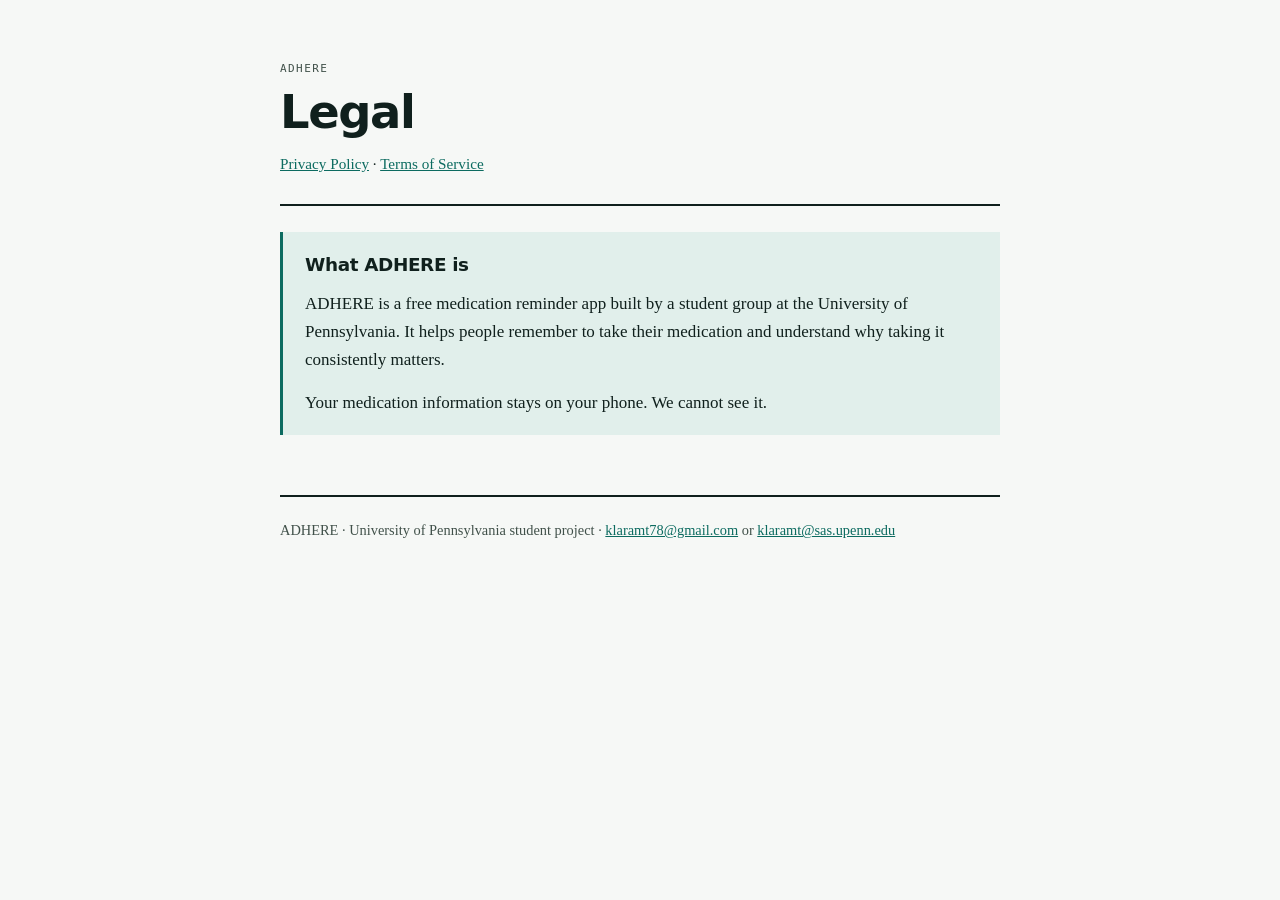
<file: index.html>
<!doctype html><html lang="en"><head>
<meta charset="utf-8"><meta name="viewport" content="width=device-width,initial-scale=1">
<title>ADHERE Legal</title><link rel="stylesheet" href="style.css"></head><body>
<div class="wrap">
<header>
  <p class="eyebrow">ADHERE</p>
  <h1>Legal</h1>
  <nav><a href="privacy.html">Privacy Policy</a> · <a href="terms.html">Terms of Service</a></nav>
</header>
<div class="plain">
  <h2>What ADHERE is</h2>
  <p>ADHERE is a free medication reminder app built by a student group at the University of Pennsylvania. It helps people remember to take their medication and understand why taking it consistently matters.</p>
  <p>Your medication information stays on your phone. We cannot see it.</p>
</div>
<footer><p>ADHERE · University of Pennsylvania student project · <a href="mailto:klaramt78@gmail.com">klaramt78@gmail.com</a> or <a href="mailto:klaramt@sas.upenn.edu">klaramt@sas.upenn.edu</a></p></footer>
</div></body></html>
</file>
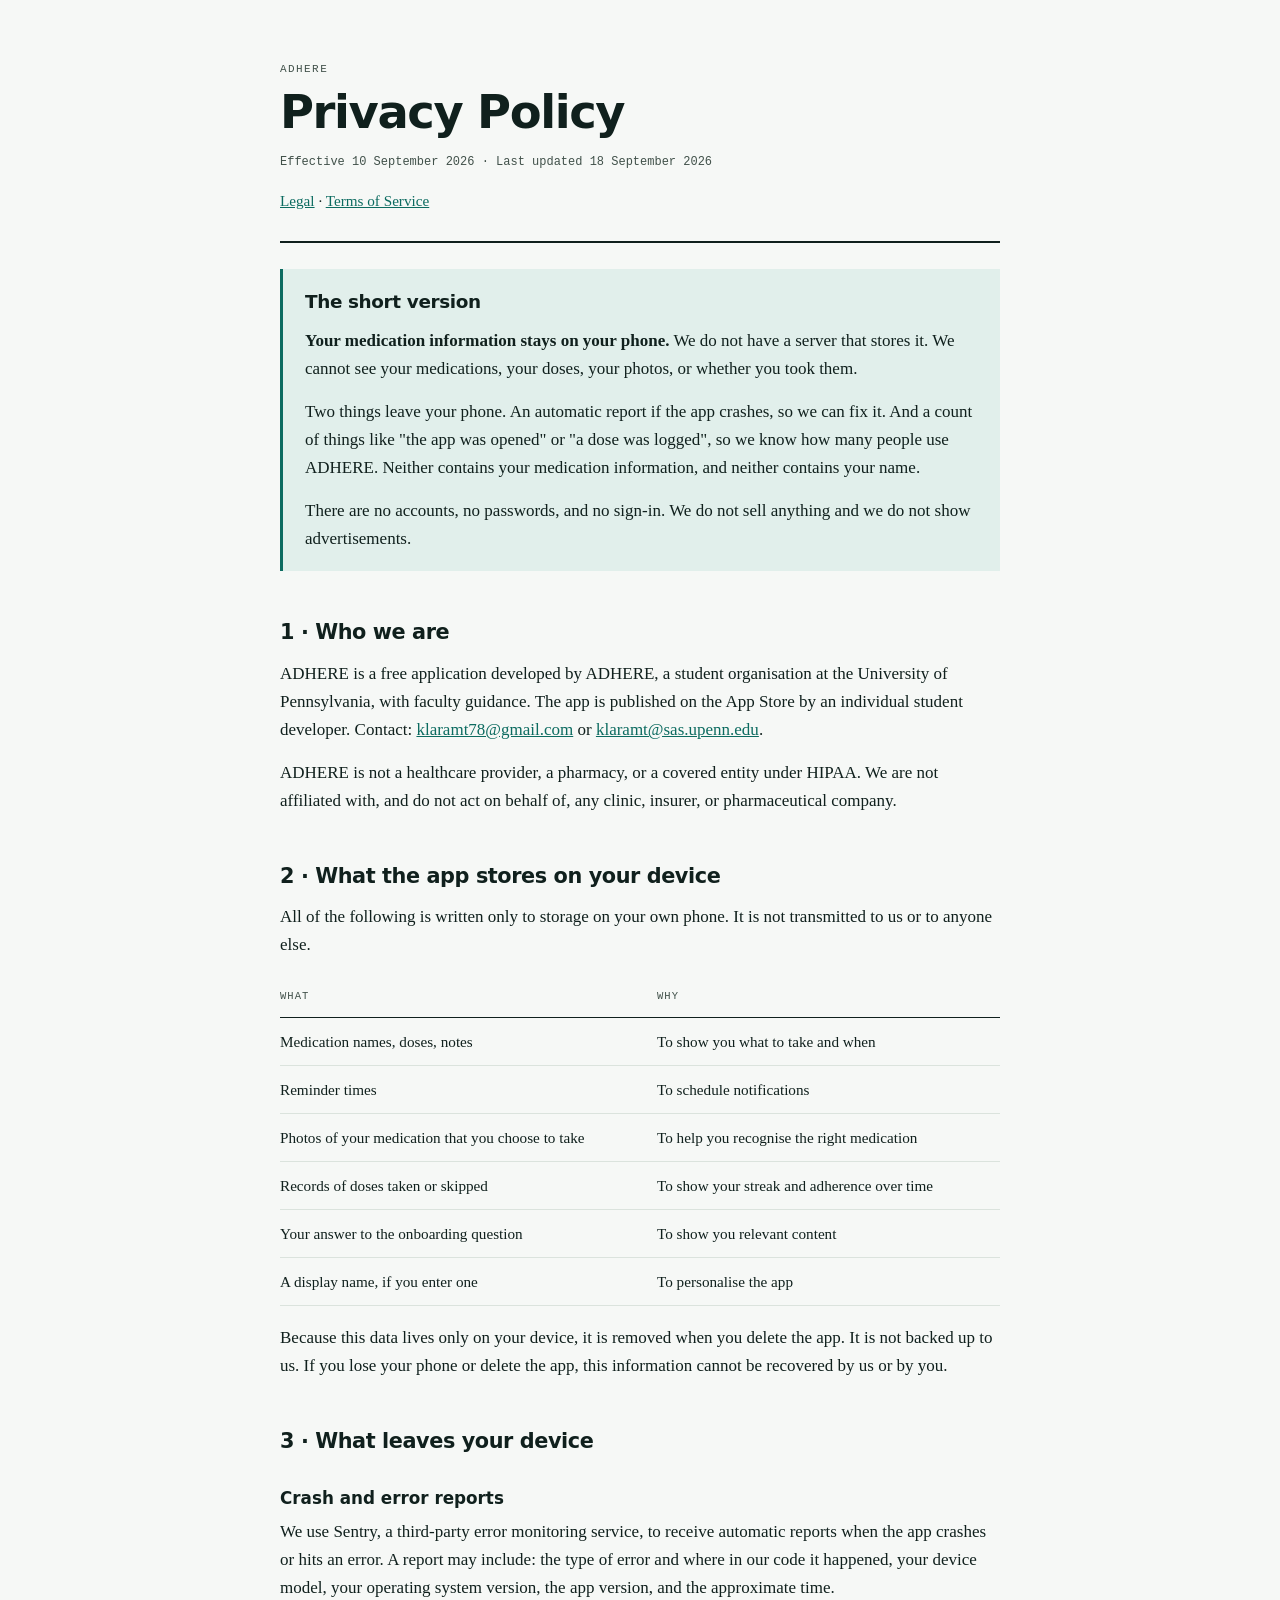
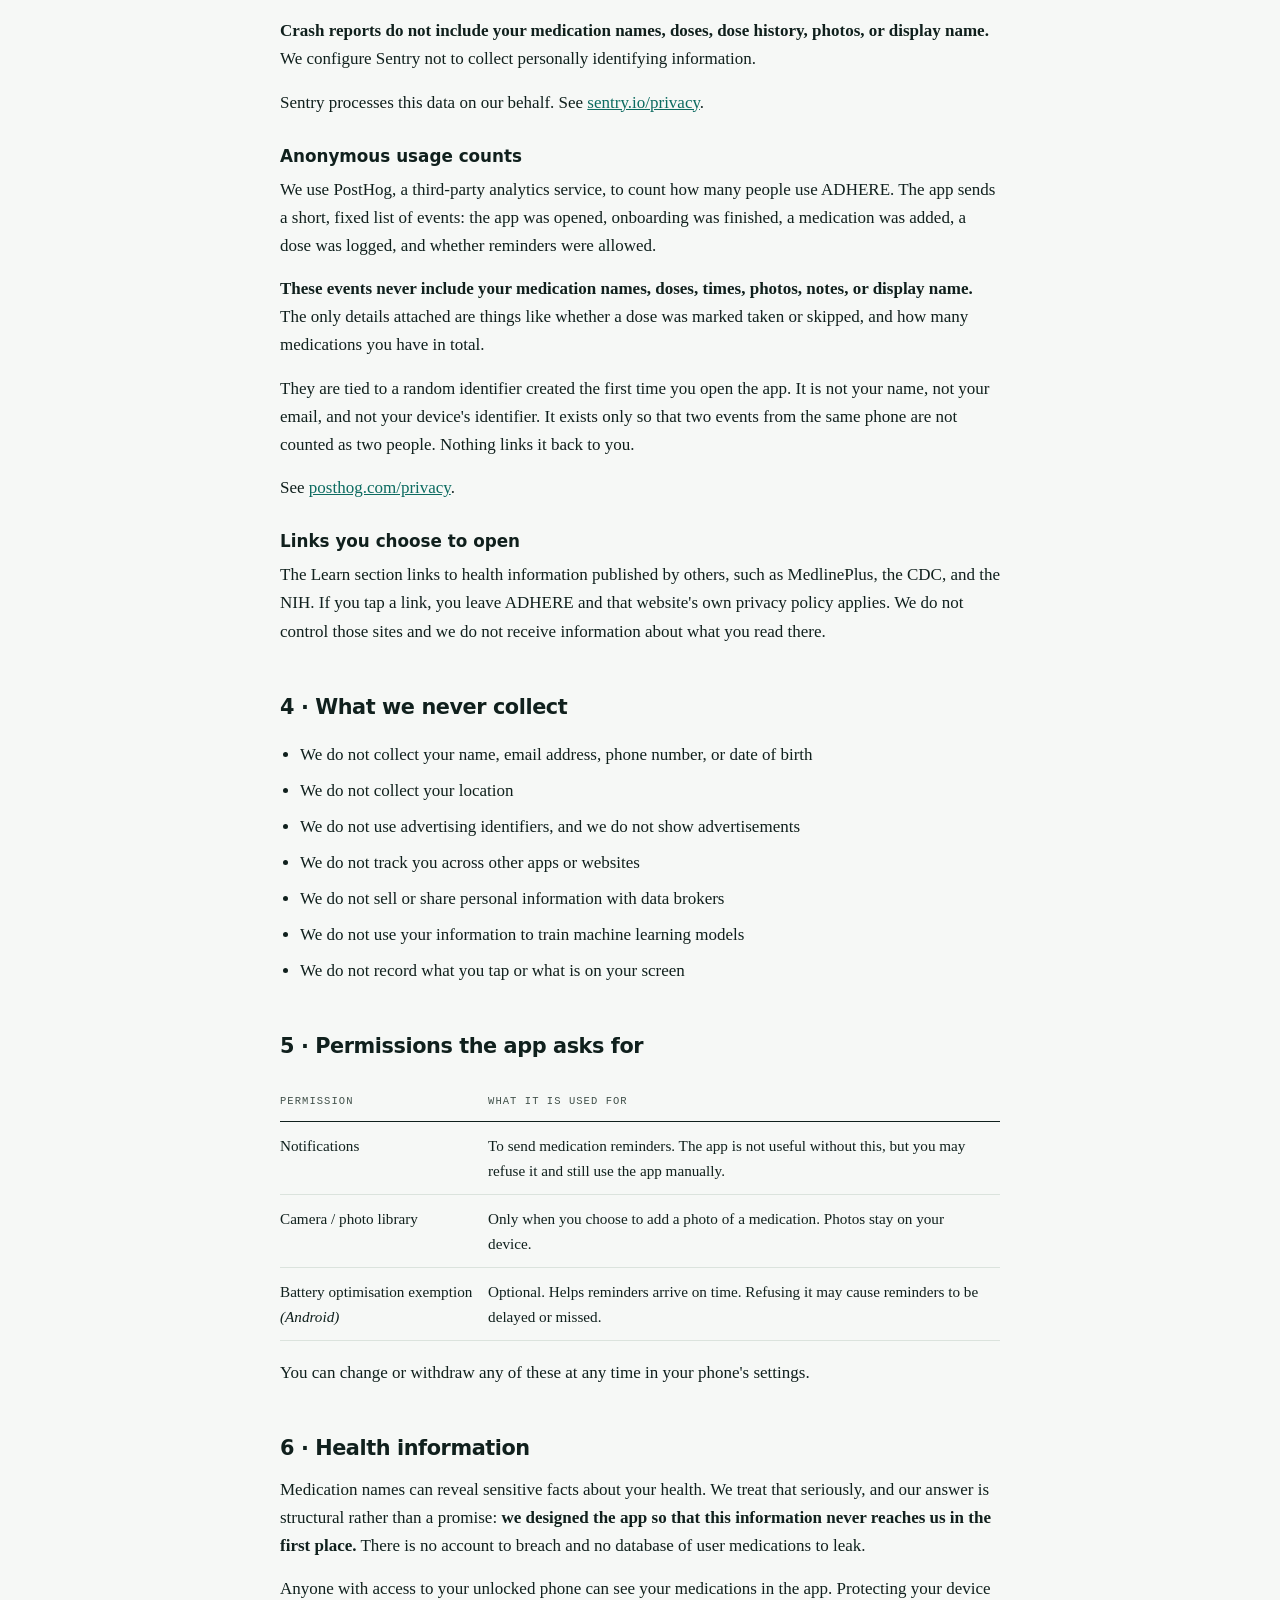
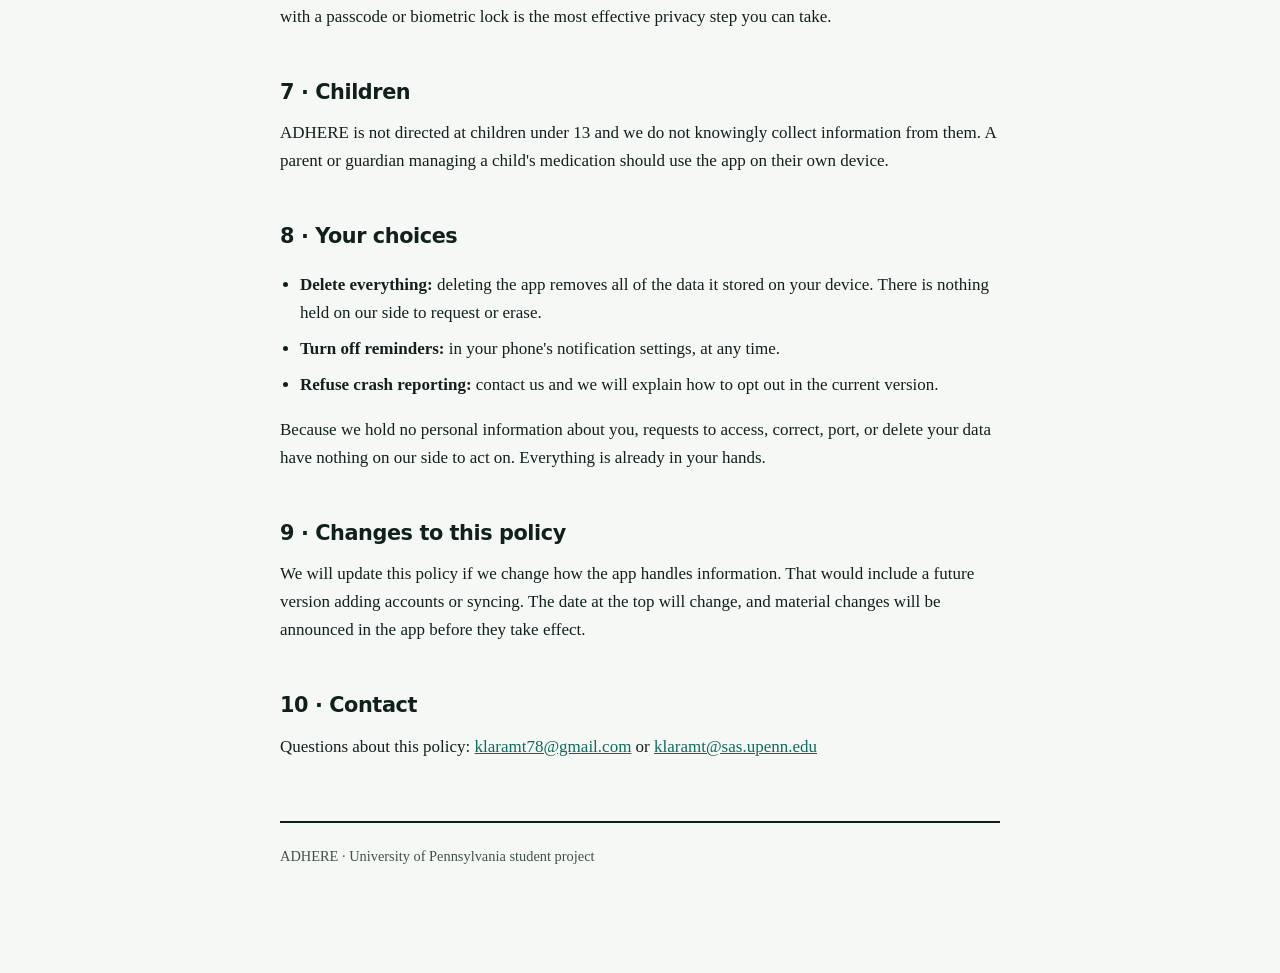
<file: privacy.html>
<!doctype html><html lang="en"><head>
<meta charset="utf-8"><meta name="viewport" content="width=device-width,initial-scale=1">
<title>ADHERE Privacy Policy</title><link rel="stylesheet" href="style.css"></head><body>
<div class="wrap">
<header>
  <p class="eyebrow">ADHERE</p>
  <h1>Privacy Policy</h1>
  <p class="updated">Effective 10 September 2026 · Last updated 18 September 2026</p>
  <nav><a href="index.html">Legal</a> · <a href="terms.html">Terms of Service</a></nav>
</header>

<div class="plain">
  <h2>The short version</h2>
  <p><strong>Your medication information stays on your phone.</strong> We do not have a server that stores it. We cannot see your medications, your doses, your photos, or whether you took them.</p>
  <p>Two things leave your phone. An automatic report if the app crashes, so we can fix it. And a count of things like "the app was opened" or "a dose was logged", so we know how many people use ADHERE. Neither contains your medication information, and neither contains your name.</p>
  <p>There are no accounts, no passwords, and no sign-in. We do not sell anything and we do not show advertisements.</p>
</div>

<h2>1 · Who we are</h2>
<p>ADHERE is a free application developed by ADHERE, a student organisation at the University of Pennsylvania, with faculty guidance. The app is published on the App Store by an individual student developer. Contact: <a href="mailto:klaramt78@gmail.com">klaramt78@gmail.com</a> or <a href="mailto:klaramt@sas.upenn.edu">klaramt@sas.upenn.edu</a>.</p>
<p>ADHERE is not a healthcare provider, a pharmacy, or a covered entity under HIPAA. We are not affiliated with, and do not act on behalf of, any clinic, insurer, or pharmaceutical company.</p>

<h2>2 · What the app stores on your device</h2>
<p>All of the following is written only to storage on your own phone. It is not transmitted to us or to anyone else.</p>
<table>
  <thead><tr><th>What</th><th>Why</th></tr></thead>
  <tbody>
    <tr><td>Medication names, doses, notes</td><td>To show you what to take and when</td></tr>
    <tr><td>Reminder times</td><td>To schedule notifications</td></tr>
    <tr><td>Photos of your medication that you choose to take</td><td>To help you recognise the right medication</td></tr>
    <tr><td>Records of doses taken or skipped</td><td>To show your streak and adherence over time</td></tr>
    <tr><td>Your answer to the onboarding question</td><td>To show you relevant content</td></tr>
    <tr><td>A display name, if you enter one</td><td>To personalise the app</td></tr>
  </tbody>
</table>
<p>Because this data lives only on your device, it is removed when you delete the app. It is not backed up to us. If you lose your phone or delete the app, this information cannot be recovered by us or by you.</p>

<h2>3 · What leaves your device</h2>
<h3>Crash and error reports</h3>
<p>We use Sentry, a third-party error monitoring service, to receive automatic reports when the app crashes or hits an error. A report may include: the type of error and where in our code it happened, your device model, your operating system version, the app version, and the approximate time.</p>
<p><strong>Crash reports do not include your medication names, doses, dose history, photos, or display name.</strong> We configure Sentry not to collect personally identifying information.</p>
<p>Sentry processes this data on our behalf. See <a href="https://sentry.io/privacy/">sentry.io/privacy</a>.</p>
<h3>Anonymous usage counts</h3>
<p>We use PostHog, a third-party analytics service, to count how many people use ADHERE. The app sends a short, fixed list of events: the app was opened, onboarding was finished, a medication was added, a dose was logged, and whether reminders were allowed.</p>
<p><strong>These events never include your medication names, doses, times, photos, notes, or display name.</strong> The only details attached are things like whether a dose was marked taken or skipped, and how many medications you have in total.</p>
<p>They are tied to a random identifier created the first time you open the app. It is not your name, not your email, and not your device's identifier. It exists only so that two events from the same phone are not counted as two people. Nothing links it back to you.</p>
<p>See <a href="https://posthog.com/privacy">posthog.com/privacy</a>.</p>

<h3>Links you choose to open</h3>
<p>The Learn section links to health information published by others, such as MedlinePlus, the CDC, and the NIH. If you tap a link, you leave ADHERE and that website's own privacy policy applies. We do not control those sites and we do not receive information about what you read there.</p>

<h2>4 · What we never collect</h2>
<ul>
  <li>We do not collect your name, email address, phone number, or date of birth</li>
  <li>We do not collect your location</li>
  <li>We do not use advertising identifiers, and we do not show advertisements</li>
  <li>We do not track you across other apps or websites</li>
  <li>We do not sell or share personal information with data brokers</li>
  <li>We do not use your information to train machine learning models</li>
  <li>We do not record what you tap or what is on your screen</li>
</ul>

<h2>5 · Permissions the app asks for</h2>
<table>
  <thead><tr><th>Permission</th><th>What it is used for</th></tr></thead>
  <tbody>
    <tr><td>Notifications</td><td>To send medication reminders. The app is not useful without this, but you may refuse it and still use the app manually.</td></tr>
    <tr><td>Camera / photo library</td><td>Only when you choose to add a photo of a medication. Photos stay on your device.</td></tr>
    <tr><td>Battery optimisation exemption <em>(Android)</em></td><td>Optional. Helps reminders arrive on time. Refusing it may cause reminders to be delayed or missed.</td></tr>
  </tbody>
</table>
<p>You can change or withdraw any of these at any time in your phone's settings.</p>

<h2>6 · Health information</h2>
<p>Medication names can reveal sensitive facts about your health. We treat that seriously, and our answer is structural rather than a promise: <strong>we designed the app so that this information never reaches us in the first place.</strong> There is no account to breach and no database of user medications to leak.</p>
<p>Anyone with access to your unlocked phone can see your medications in the app. Protecting your device with a passcode or biometric lock is the most effective privacy step you can take.</p>

<h2>7 · Children</h2>
<p>ADHERE is not directed at children under 13 and we do not knowingly collect information from them. A parent or guardian managing a child's medication should use the app on their own device.</p>

<h2>8 · Your choices</h2>
<ul>
  <li><strong>Delete everything:</strong> deleting the app removes all of the data it stored on your device. There is nothing held on our side to request or erase.</li>
  <li><strong>Turn off reminders:</strong> in your phone's notification settings, at any time.</li>
  <li><strong>Refuse crash reporting:</strong> contact us and we will explain how to opt out in the current version.</li>
</ul>
<p>Because we hold no personal information about you, requests to access, correct, port, or delete your data have nothing on our side to act on. Everything is already in your hands.</p>

<h2>9 · Changes to this policy</h2>
<p>We will update this policy if we change how the app handles information. That would include a future version adding accounts or syncing. The date at the top will change, and material changes will be announced in the app before they take effect.</p>

<h2>10 · Contact</h2>
<p>Questions about this policy: <a href="mailto:klaramt78@gmail.com">klaramt78@gmail.com</a> or <a href="mailto:klaramt@sas.upenn.edu">klaramt@sas.upenn.edu</a></p>

<footer><p>ADHERE · University of Pennsylvania student project</p></footer>
</div></body></html>
</file>
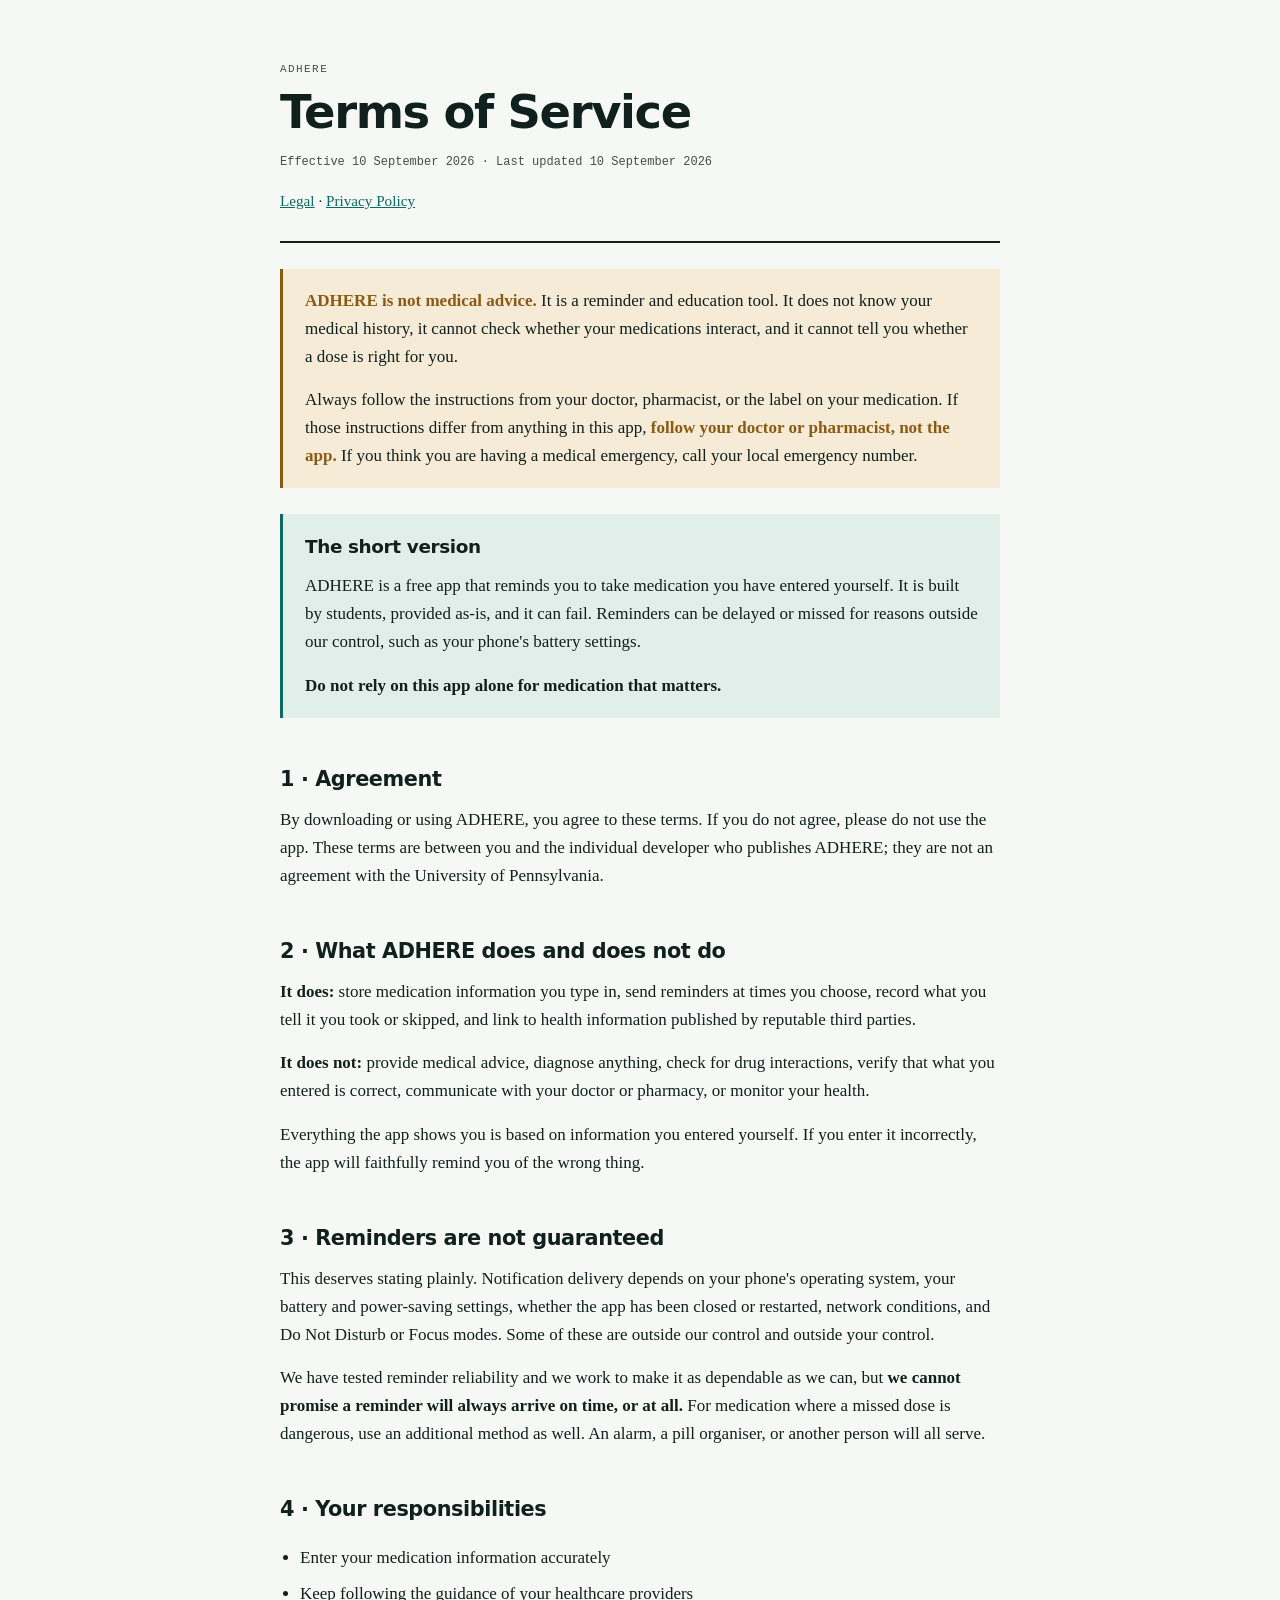
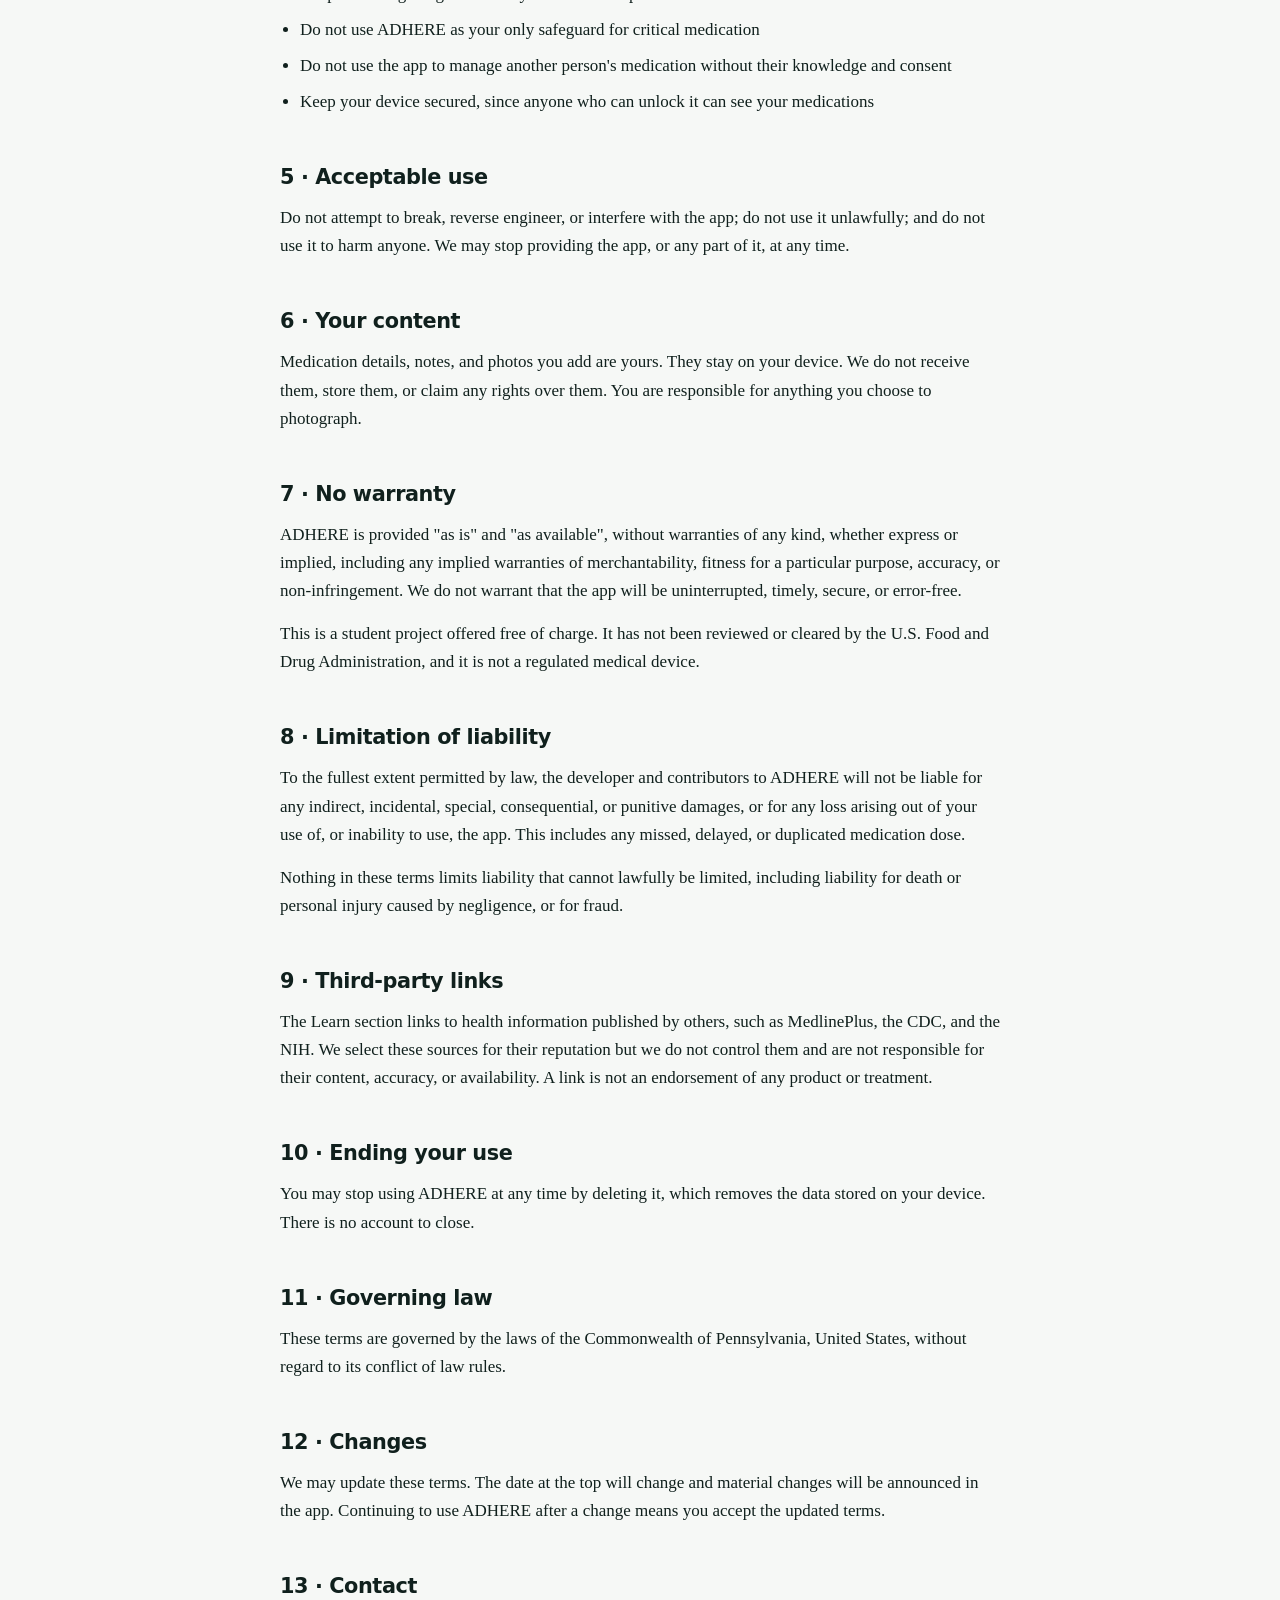
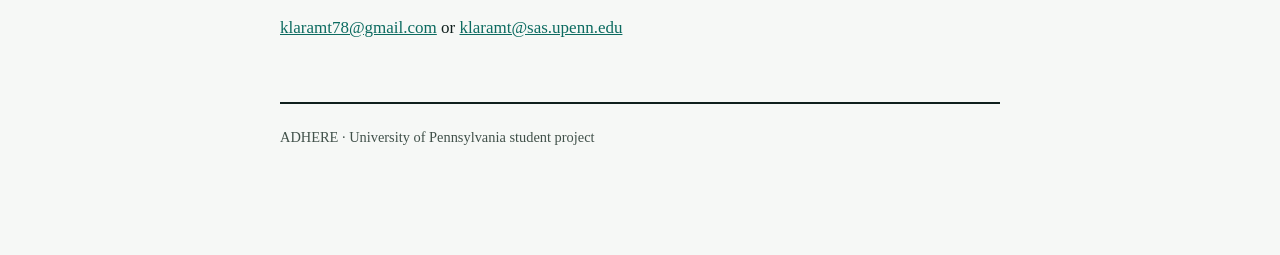
<file: terms.html>
<!doctype html><html lang="en"><head>
<meta charset="utf-8"><meta name="viewport" content="width=device-width,initial-scale=1">
<title>ADHERE Terms of Service</title><link rel="stylesheet" href="style.css"></head><body>
<div class="wrap">
<header>
  <p class="eyebrow">ADHERE</p>
  <h1>Terms of Service</h1>
  <p class="updated">Effective 10 September 2026 · Last updated 10 September 2026</p>
  <nav><a href="index.html">Legal</a> · <a href="privacy.html">Privacy Policy</a></nav>
</header>

<div class="alert">
  <p><strong>ADHERE is not medical advice.</strong> It is a reminder and education tool. It does not know your medical history, it cannot check whether your medications interact, and it cannot tell you whether a dose is right for you.</p>
  <p>Always follow the instructions from your doctor, pharmacist, or the label on your medication. If those instructions differ from anything in this app, <strong>follow your doctor or pharmacist, not the app.</strong> If you think you are having a medical emergency, call your local emergency number.</p>
</div>

<div class="plain">
  <h2>The short version</h2>
  <p>ADHERE is a free app that reminds you to take medication you have entered yourself. It is built by students, provided as-is, and it can fail. Reminders can be delayed or missed for reasons outside our control, such as your phone's battery settings.</p>
  <p><strong>Do not rely on this app alone for medication that matters.</strong></p>
</div>

<h2>1 · Agreement</h2>
<p>By downloading or using ADHERE, you agree to these terms. If you do not agree, please do not use the app. These terms are between you and the individual developer who publishes ADHERE; they are not an agreement with the University of Pennsylvania.</p>

<h2>2 · What ADHERE does and does not do</h2>
<p><strong>It does:</strong> store medication information you type in, send reminders at times you choose, record what you tell it you took or skipped, and link to health information published by reputable third parties.</p>
<p><strong>It does not:</strong> provide medical advice, diagnose anything, check for drug interactions, verify that what you entered is correct, communicate with your doctor or pharmacy, or monitor your health.</p>
<p>Everything the app shows you is based on information you entered yourself. If you enter it incorrectly, the app will faithfully remind you of the wrong thing.</p>

<h2>3 · Reminders are not guaranteed</h2>
<p>This deserves stating plainly. Notification delivery depends on your phone's operating system, your battery and power-saving settings, whether the app has been closed or restarted, network conditions, and Do Not Disturb or Focus modes. Some of these are outside our control and outside your control.</p>
<p>We have tested reminder reliability and we work to make it as dependable as we can, but <strong>we cannot promise a reminder will always arrive on time, or at all.</strong> For medication where a missed dose is dangerous, use an additional method as well. An alarm, a pill organiser, or another person will all serve.</p>

<h2>4 · Your responsibilities</h2>
<ul>
  <li>Enter your medication information accurately</li>
  <li>Keep following the guidance of your healthcare providers</li>
  <li>Do not use ADHERE as your only safeguard for critical medication</li>
  <li>Do not use the app to manage another person's medication without their knowledge and consent</li>
  <li>Keep your device secured, since anyone who can unlock it can see your medications</li>
</ul>

<h2>5 · Acceptable use</h2>
<p>Do not attempt to break, reverse engineer, or interfere with the app; do not use it unlawfully; and do not use it to harm anyone. We may stop providing the app, or any part of it, at any time.</p>

<h2>6 · Your content</h2>
<p>Medication details, notes, and photos you add are yours. They stay on your device. We do not receive them, store them, or claim any rights over them. You are responsible for anything you choose to photograph.</p>

<h2>7 · No warranty</h2>
<p>ADHERE is provided "as is" and "as available", without warranties of any kind, whether express or implied, including any implied warranties of merchantability, fitness for a particular purpose, accuracy, or non-infringement. We do not warrant that the app will be uninterrupted, timely, secure, or error-free.</p>
<p>This is a student project offered free of charge. It has not been reviewed or cleared by the U.S. Food and Drug Administration, and it is not a regulated medical device.</p>

<h2>8 · Limitation of liability</h2>
<p>To the fullest extent permitted by law, the developer and contributors to ADHERE will not be liable for any indirect, incidental, special, consequential, or punitive damages, or for any loss arising out of your use of, or inability to use, the app. This includes any missed, delayed, or duplicated medication dose.</p>
<p>Nothing in these terms limits liability that cannot lawfully be limited, including liability for death or personal injury caused by negligence, or for fraud.</p>

<h2>9 · Third-party links</h2>
<p>The Learn section links to health information published by others, such as MedlinePlus, the CDC, and the NIH. We select these sources for their reputation but we do not control them and are not responsible for their content, accuracy, or availability. A link is not an endorsement of any product or treatment.</p>

<h2>10 · Ending your use</h2>
<p>You may stop using ADHERE at any time by deleting it, which removes the data stored on your device. There is no account to close.</p>

<h2>11 · Governing law</h2>
<p>These terms are governed by the laws of the Commonwealth of Pennsylvania, United States, without regard to its conflict of law rules.</p>

<h2>12 · Changes</h2>
<p>We may update these terms. The date at the top will change and material changes will be announced in the app. Continuing to use ADHERE after a change means you accept the updated terms.</p>

<h2>13 · Contact</h2>
<p><a href="mailto:klaramt78@gmail.com">klaramt78@gmail.com</a> or <a href="mailto:klaramt@sas.upenn.edu">klaramt@sas.upenn.edu</a></p>

<footer><p>ADHERE · University of Pennsylvania student project</p></footer>
</div></body></html>
</file>
<file: style.css>
:root{
  --paper:#F6F8F6; --ink:#10201D; --ink-2:#41514A; --rule:#DBE3DD;
  --accent:#0C6B60; --accent-soft:#E1EFEB; --warn-bg:#F6EBD6; --warn:#8A5A12;
}
@media (prefers-color-scheme:dark){
  :root{--paper:#0E1513; --ink:#E7EDE9; --ink-2:#9DABA3; --rule:#26332F;
        --accent:#4CBAA6; --accent-soft:#143029; --warn-bg:#2E2415; --warn:#D69C3E;}
}
*{box-sizing:border-box}
body{background:var(--paper);color:var(--ink);margin:0;padding:0 20px 90px;
  font:17px/1.65 "Iowan Old Style","Palatino Linotype",Palatino,Georgia,serif;
  -webkit-font-smoothing:antialiased}
.wrap{max-width:720px;margin:0 auto}
header{padding:60px 0 28px;border-bottom:2px solid var(--ink)}
h1{font-family:system-ui,-apple-system,"Segoe UI",Roboto,sans-serif;
  font-weight:750;letter-spacing:-.03em;font-size:clamp(2rem,6vw,2.9rem);
  line-height:1.05;margin:10px 0 0}
h2{font-family:system-ui,-apple-system,sans-serif;font-weight:700;letter-spacing:-.02em;
  font-size:1.3rem;margin:44px 0 10px}
h3{font-family:system-ui,-apple-system,sans-serif;font-weight:650;font-size:1.05rem;margin:26px 0 6px}
.eyebrow{font-family:ui-monospace,Menlo,monospace;font-size:11px;letter-spacing:.13em;
  text-transform:uppercase;color:var(--ink-2);margin:0}
.updated{font-family:ui-monospace,Menlo,monospace;font-size:12px;color:var(--ink-2);margin-top:16px}
p{margin:0 0 15px}
ul{padding-left:20px}li{margin-bottom:8px}
a{color:var(--accent)}
.plain{background:var(--accent-soft);border-left:3px solid var(--accent);padding:18px 22px;margin:26px 0}
.plain h2{margin:0 0 10px;font-size:1.15rem}
.plain p:last-child{margin-bottom:0}
.alert{background:var(--warn-bg);border-left:3px solid var(--warn);padding:18px 22px;margin:26px 0}
.alert p:last-child{margin-bottom:0}
.alert strong{color:var(--warn)}
table{width:100%;border-collapse:collapse;margin:18px 0;font-size:.95rem}
th,td{text-align:left;padding:11px 12px 11px 0;border-bottom:1px solid var(--rule);vertical-align:top}
th{font-family:ui-monospace,Menlo,monospace;font-size:10.5px;letter-spacing:.1em;
  text-transform:uppercase;color:var(--ink-2);font-weight:400;border-bottom-color:var(--ink)}
footer{margin-top:60px;padding-top:22px;border-top:2px solid var(--ink);font-size:.9rem;color:var(--ink-2)}
nav{margin-top:14px;font-size:.95rem}
</file>
